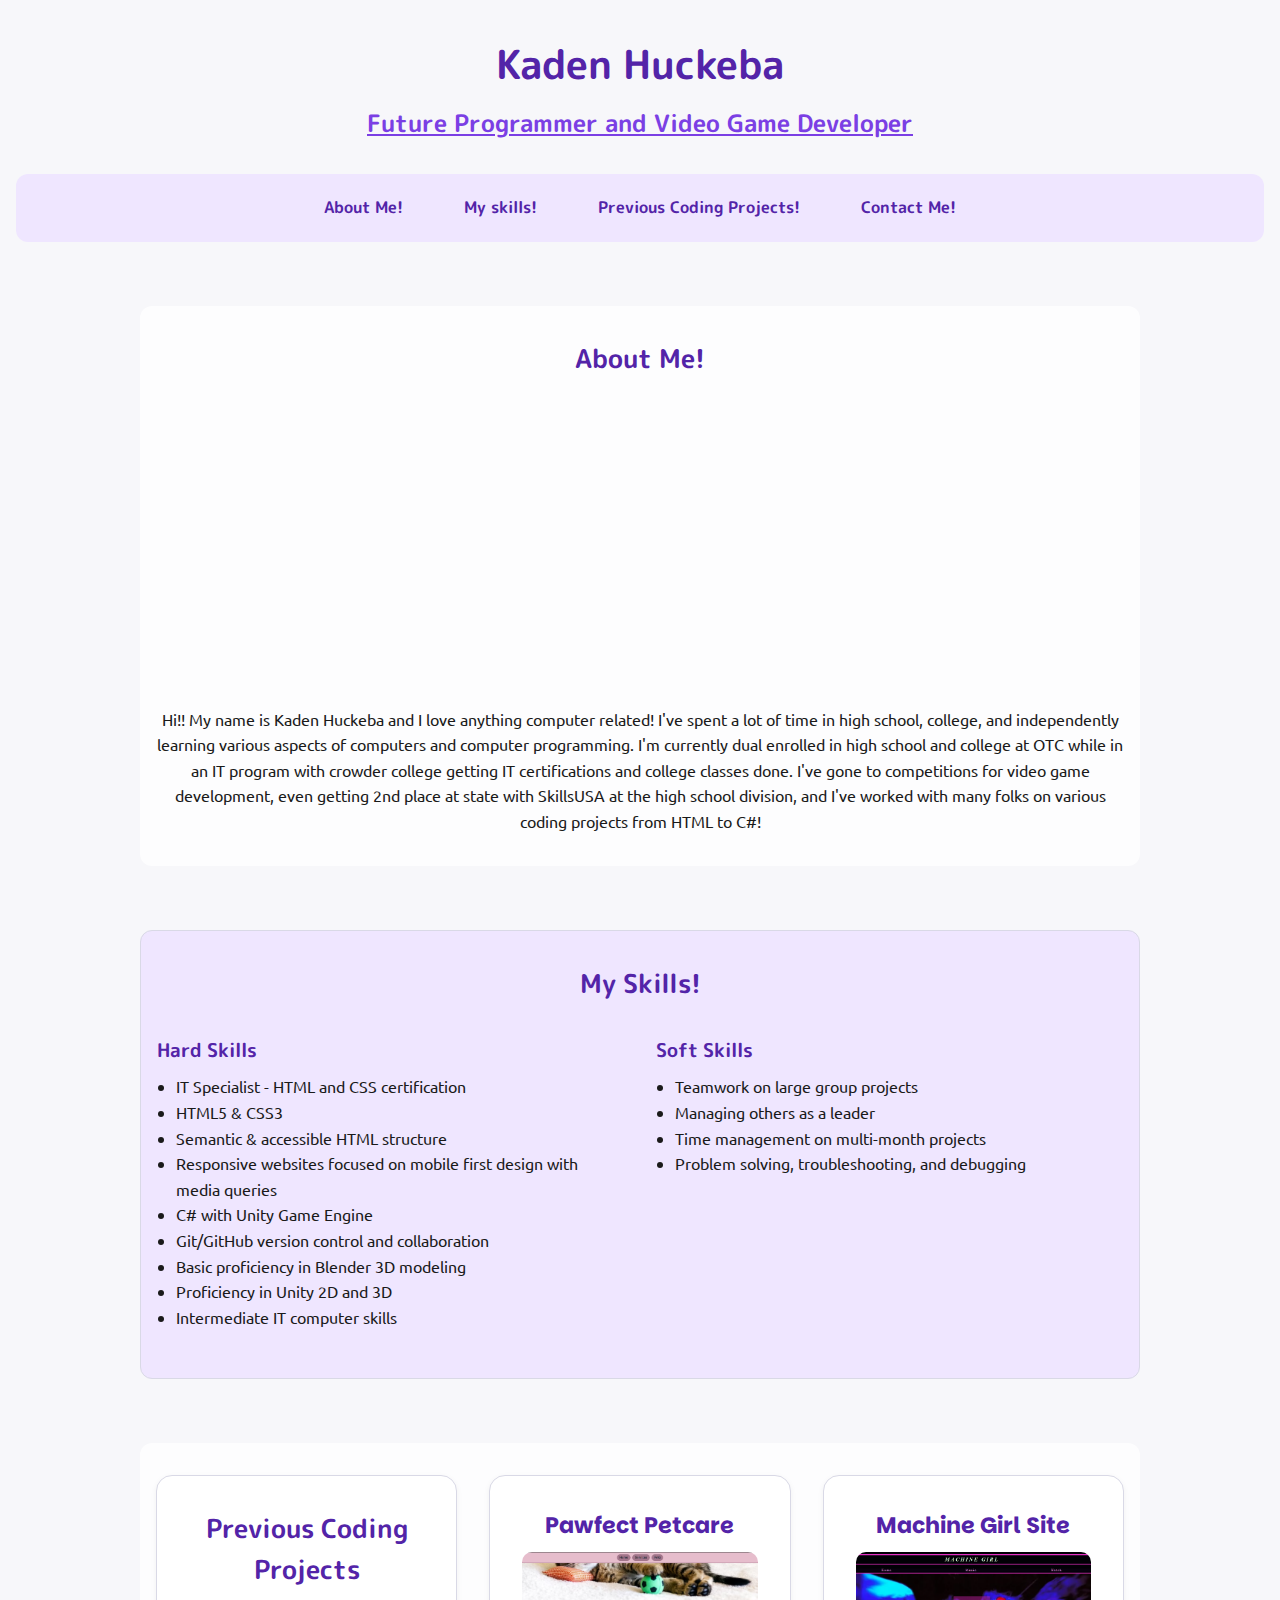
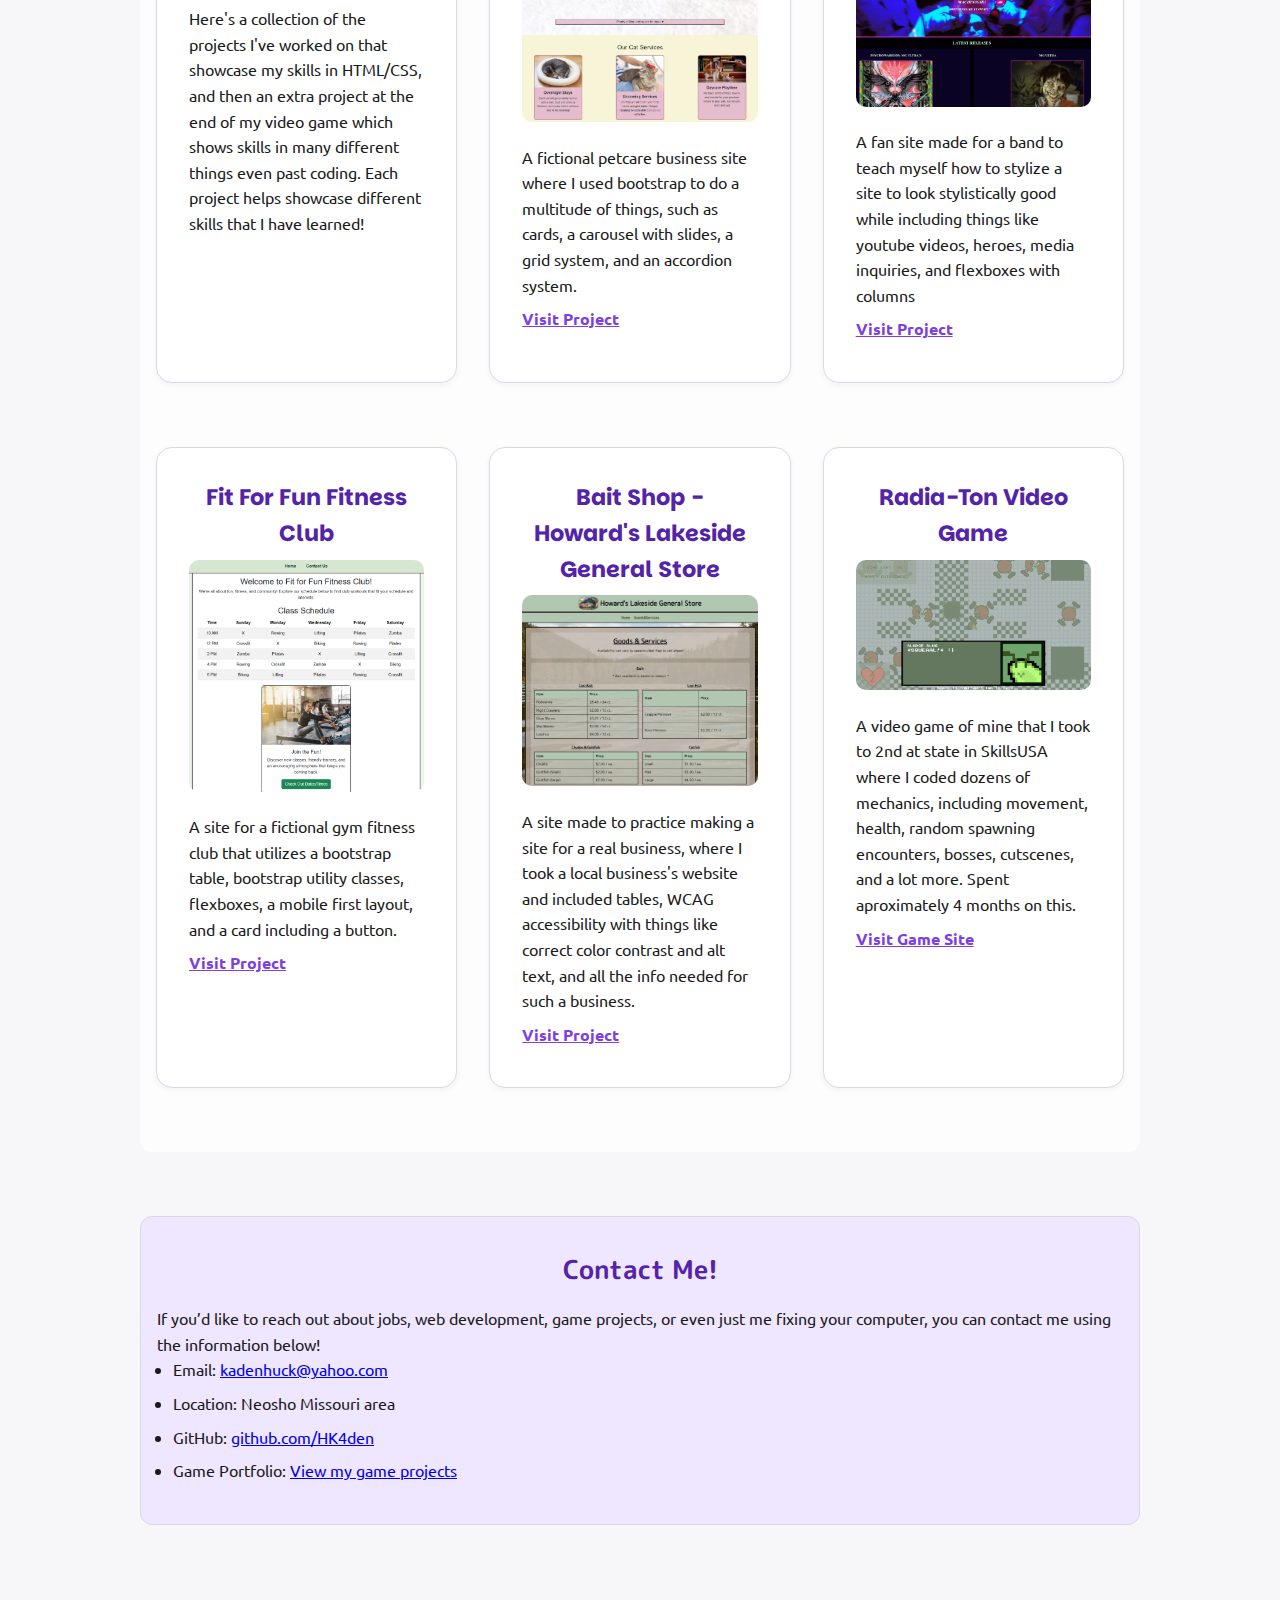
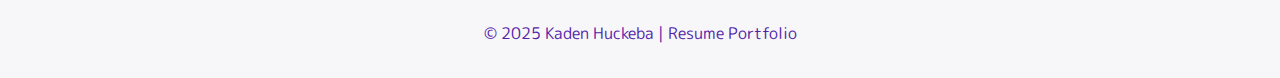
<file: index.html>
<!DOCTYPE html>
<!-- Name: Kaden Huckeba | Class: CIS 130 | Project: Final Resume Project -->
<html lang="en">

<head>
    <meta charset="UTF-8">
    <meta name="viewport" content="width=device-width, initial-scale=1.0">
    <meta name="description" content="A coding resume portfolio for Kaden Huckeba">
    <title>Resume Portfolio</title>
    <link rel="stylesheet" href="css/styles.css">
    <link rel="preconnect" href="https://fonts.googleapis.com">
    <link rel="preconnect" href="https://fonts.gstatic.com" crossorigin>
    <link
        href="https://fonts.googleapis.com/css2?family=M+PLUS+Rounded+1c&family=Parkinsans:wght@300..800&family=Sevillana&family=Ubuntu:ital,wght@0,300;0,400;0,500;0,700;1,300;1,400;1,500;1,700&family=Yrsa:ital,wght@0,300..700;1,300..700&display=swap"
        rel="stylesheet">
</head>

<body>

    <header>
        <h1>Kaden Huckeba</h1>
        <h2>Future Programmer and Video Game Developer</h2>
    </header>

    <nav>
        <a href="#about">About Me!</a>
        <a href="#skills">My skills!</a>
        <a href="#projects">Previous Coding Projects!</a>
        <a href="#contact">Contact Me!</a>
    </nav>

    <main>
        <section id="about"> <!--the about mee-->
            <h2>About Me!</h2>
            <img src="images/kadence.jpg" alt="A picture of Kaden Huckeba in a selfie" fetchpriority="high">
            <p>Hi!! My name is Kaden Huckeba and I love anything computer related! I've spent a lot of time in high
                school, college, and independently learning various aspects of computers and computer programming. I'm
                currently dual enrolled in
                high school and college at OTC while in an IT program with crowder college getting IT certifications
                and college classes done. I've gone to competitions for video game development, even getting 2nd place
                at state with SkillsUSA at the high school division, and I've worked with many folks on various coding
                projects from HTML to C#!</p>
        </section>

        <section id="skills"> <!--skills I got-->
            <h2>My Skills!</h2>

            <div class="skills-columns">
                <div class="skills-column">
                    <h3>Hard Skills</h3>
                    <ul>
                        <li>IT Specialist - HTML and CSS certification</li>
                        <li>HTML5 &amp; CSS3</li>
                        <li>Semantic &amp; accessible HTML structure</li>
                        <li>Responsive websites focused on mobile first design with media queries</li>
                        <li>C# with Unity Game Engine</li>
                        <li>Git/GitHub version control and collaboration</li>
                        <li>Basic proficiency in Blender 3D modeling</li>
                        <li>Proficiency in Unity 2D and 3D</li>
                        <li>Intermediate IT computer skills</li>
                    </ul>
                </div>

                <div class="skills-column">
                    <h3>Soft Skills</h3>
                    <ul>
                        <li>Teamwork on large group projects</li>
                        <li>Managing others as a leader</li>
                        <li>Time management on multi-month projects</li>
                        <li>Problem solving, troubleshooting, and debugging</li>
                    </ul>
                </div>
            </div>
        </section>

        <section id="projects"> <!--coding projects of mine-->
            <article class="projectarticles intro-article">
                <h2>Previous Coding Projects</h2>
                <p>Here's a collection of the projects I've worked on that showcase my skills in HTML/CSS, and then an
                    extra project at the end of my video game which shows skills in many different things even past
                    coding. Each project helps showcase different skills that I have learned!</p>
            </article>
            <article class="projectarticles">
                <h3>Pawfect Petcare</h3>
                <img src="images/pets.png" alt="The website for pawfect petcare" fetchpriority="low">
                <!--I put priority on these pictures due to them likely being off screen when loading and because the SEO was saying there was issues with how much stuff had to be loaded which is fixed now!-->
                <p>A fictional petcare business site where I used bootstrap to do a multitude of things, such as cards,
                    a carousel with slides, a grid system, and an accordion system.</p>
                <p><a href="webprojects/pawfect-pet-care/" target="_blank">Visit Project</a></p>
            </article>

            <article class="projectarticles">
                <h3>Machine Girl Site</h3>
                <img src="images/music.png" alt="The website for the music project" fetchpriority="low">
                <p>A fan site made for a band to teach myself how to stylize a site to look stylistically good while
                    including things like youtube videos, heroes, media inquiries, and flexboxes with columns</p>
                <p><a href="webprojects/music-artist/" target="_blank">Visit Project</a></p>
            </article>

            <article class="projectarticles">
                <h3>Fit For Fun Fitness Club</h3>
                <img src="images/fitness.png" alt="The website for the fit for fun fitness club project"
                    fetchpriority="low">
                <p>A site for a fictional gym fitness club that utilizes a bootstrap table, bootstrap utility classes,
                    flexboxes, a mobile first layout, and a card including a button.</p>
                <p><a href="webprojects/Fit-for-Fitness/" target="_blank">Visit Project</a></p>
            </article>

            <article class="projectarticles">
                <h3>Bait Shop - Howard's Lakeside General Store</h3>
                <img src="images/fish.png" alt="The website for the bait shop project" fetchpriority="low">
                <p>A site made to practice making a site for a real business, where I took a local business's website
                    and included tables, WCAG accessibility with things like correct color contrast and alt text, and
                    all the info needed for such a business.</p>
                <p><a href="webprojects/baitshop/" target="_blank">Visit Project</a></p>
            </article>

            <article class="projectarticles">
                <h3>Radia-Ton Video Game</h3>
                <img src="images/radia.png" alt="A picture from the game Radia-Ton during a dialogue cutscene"
                    fetchpriority="low">
                <p>A video game of mine that I took to 2nd at state in SkillsUSA where I coded dozens of mechanics,
                    including movement, health, random spawning encounters, bosses, cutscenes, and a lot more. Spent
                    aproximately 4 months on this.</p>
                <p><a href="https://hkaden.itch.io/radiaton" target="_blank">Visit Game Site</a></p>
            </article>
        </section>

        <section id="contact"> <!--contact stuff-->
            <h2>Contact Me!</h2>
            <p>If you’d like to reach out about jobs, web development, game projects, or even just me fixing your
                computer,
                you can contact me using the information below!</p>
            <ul>
                <li>
                    Email:
                    <a href="mailto:kadenhuck@yahoo.com">kadenhuck@yahoo.com</a>
                </li>
                <li>
                    Location: Neosho Missouri area
                </li>
                <li>
                    GitHub:
                    <a href="https://github.com/HK4den">github.com/HK4den</a>
                </li>
                <li>
                    Game Portfolio:
                    <a href="https://hkaden.itch.io/">View my game projects</a>
                </li>
            </ul>
        </section>

    </main>

    <footer>
        <p>&copy; 2025 Kaden Huckeba | Resume Portfolio</p>
    </footer>
</body>

</html>
</file>
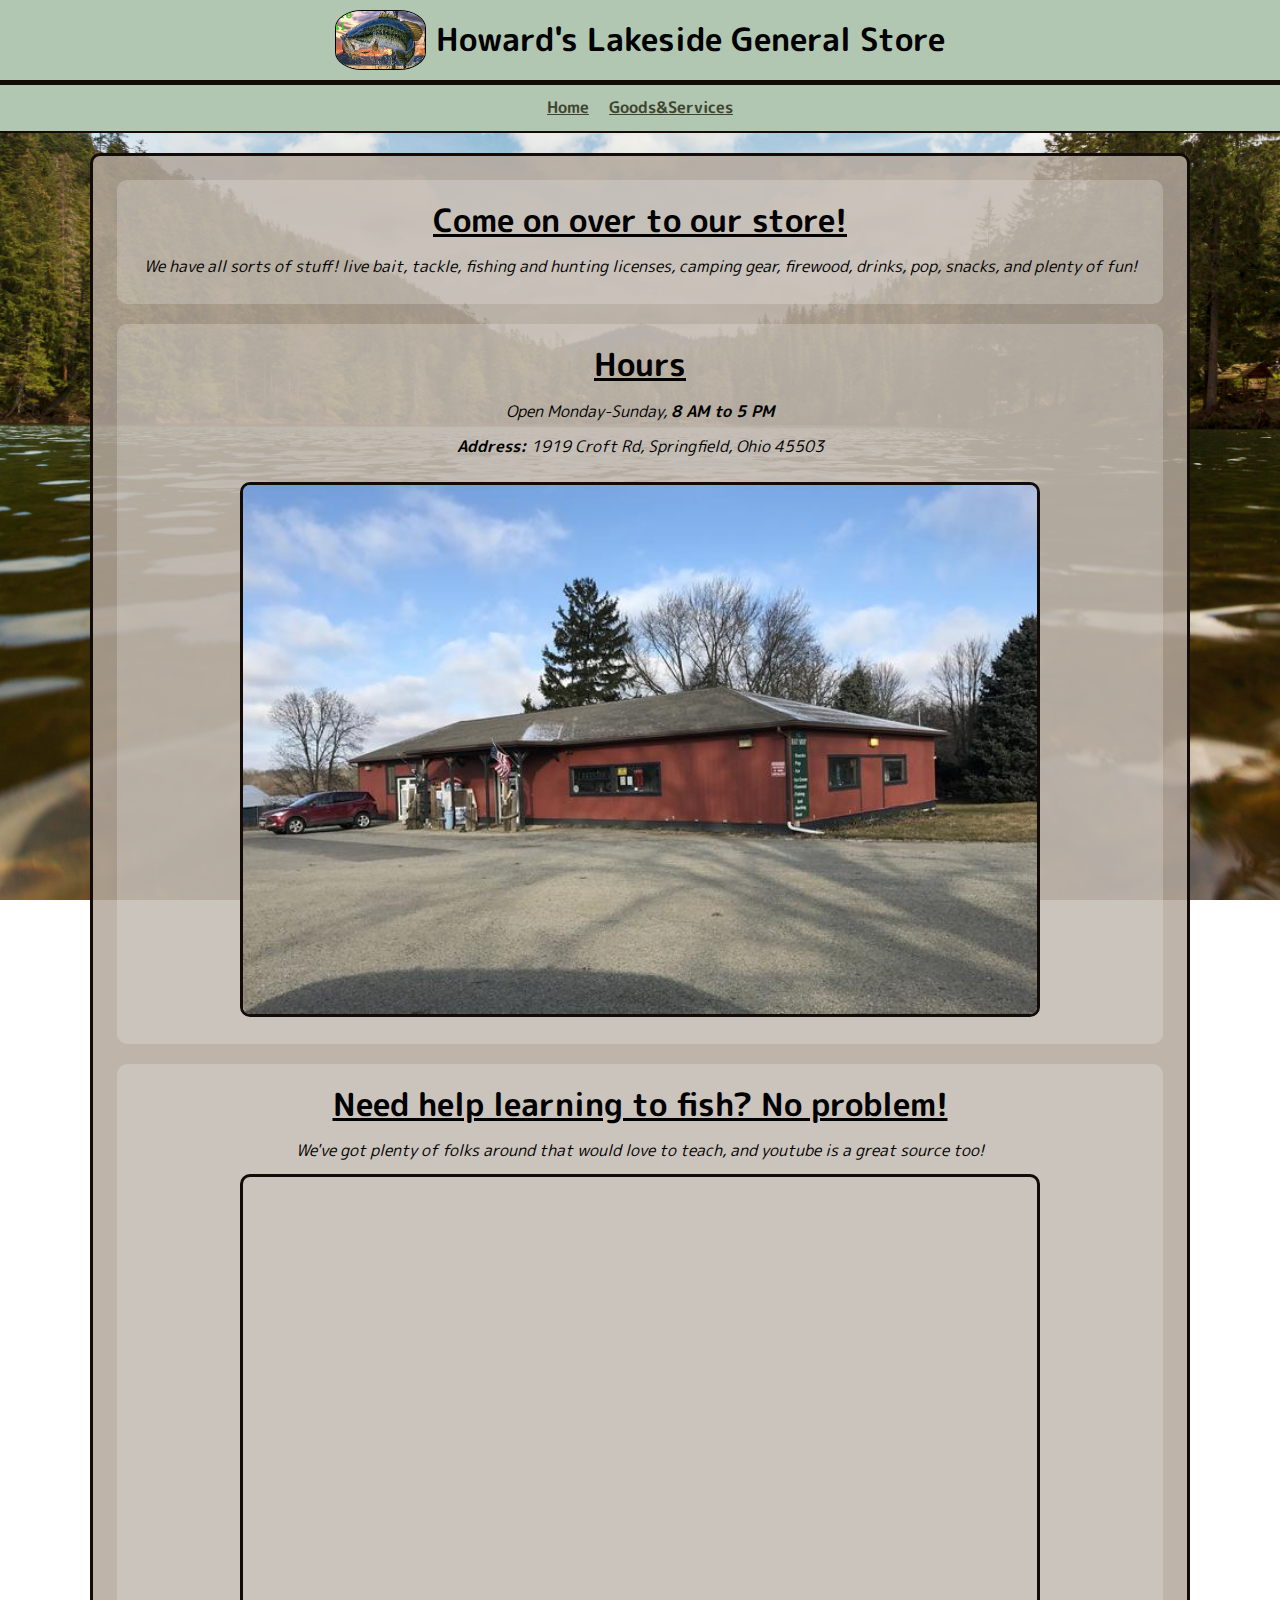
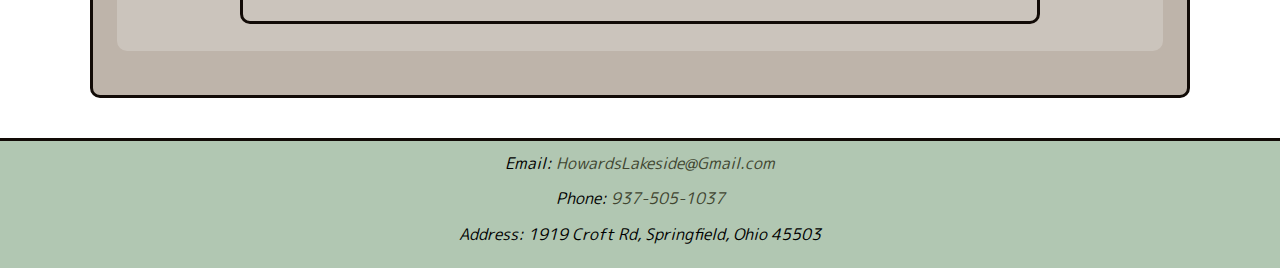
<file: webprojects/baitshop/index.html>
<!DOCTYPE html>
<html lang="en">

<head>
    <meta charset="UTF-8">
    <meta name="viewport" content="width=device-width, initial-scale=1.0">
    <title>HLGS Main</title>
    <link rel="stylesheet" href="style.css">
    <link rel="preconnect" href="https://fonts.googleapis.com">
    <link rel="preconnect" href="https://fonts.gstatic.com" crossorigin>
    <link
        href="https://fonts.googleapis.com/css2?family=M+PLUS+Rounded+1c&family=Parkinsans:wght@300..800&family=Ubuntu:ital,wght@0,300;0,400;0,500;0,700;1,300;1,400;1,500;1,700&display=swap"
        rel="stylesheet">
</head>

<body>
    <header class="header">
        <img src="images/hlogo.png" alt="Howard's Lakeside General Store logo" class="logo">
        <h1>Howard's Lakeside General Store</h1>
    </header>

    <nav class="navbar">
        <a href="index.html" aria-current="page">Home</a>
        <a href="goods.html">Goods&amp;Services</a>
    </nav>

    <main class="main-content">
        <section class="welcome">
            <h2>Come on over to our store!</h2>
            <p>We have all sorts of stuff! live bait, tackle, fishing and hunting licenses, camping gear, firewood,
                drinks, pop, snacks, and plenty of fun!</p>
        </section>

        <section class="hours">
            <h2>Hours</h2>
            <p>Open Monday-Sunday, <strong>8 AM to 5 PM</strong></p>
            <p><strong>Address:</strong> 1919 Croft Rd, Springfield, Ohio 45503</p>
            <img src="images/store.png" alt="Front of Howard's Lakeside General Store" class="store-photo">
        </section>

        <section class="video">
            <h2>Need help learning to fish? No problem!</h2>
            <p>We've got plenty of folks around that would love to teach, and youtube is a great source too!</p>
            <div class="video-wrap">
                <iframe src="https://www.youtube.com/embed/mZSIvpKVA4c?si=9PhhlpAnTKr-F4K2" title="YouTube video player"
                    allow="accelerometer; autoplay; clipboard-write; encrypted-media; gyroscope; picture-in-picture; web-share"
                    allowfullscreen></iframe>
            </div>
        </section>

    </main>

    <footer class="footer">
        <p>Email: <a href="mailto:HowardsLakeside@Gmail.com">HowardsLakeside@Gmail.com</a></p>
        <!--I kinda forgot about mailto til now and I dont even know if mailto is like still a thing that works with anything cause a web dev friend I talked to about it at the beginning of the year said its kinda pointless nowadays but I did it anyways!! Clicking it does nothing for me though-->
        <p>Phone: <a href="tel:9375051037">937-505-1037</a></p> <!--Same with the phone number-->
        <p>Address: 1919 Croft Rd, Springfield, Ohio 45503</p>
    </footer>
</body>

</html>
</file>
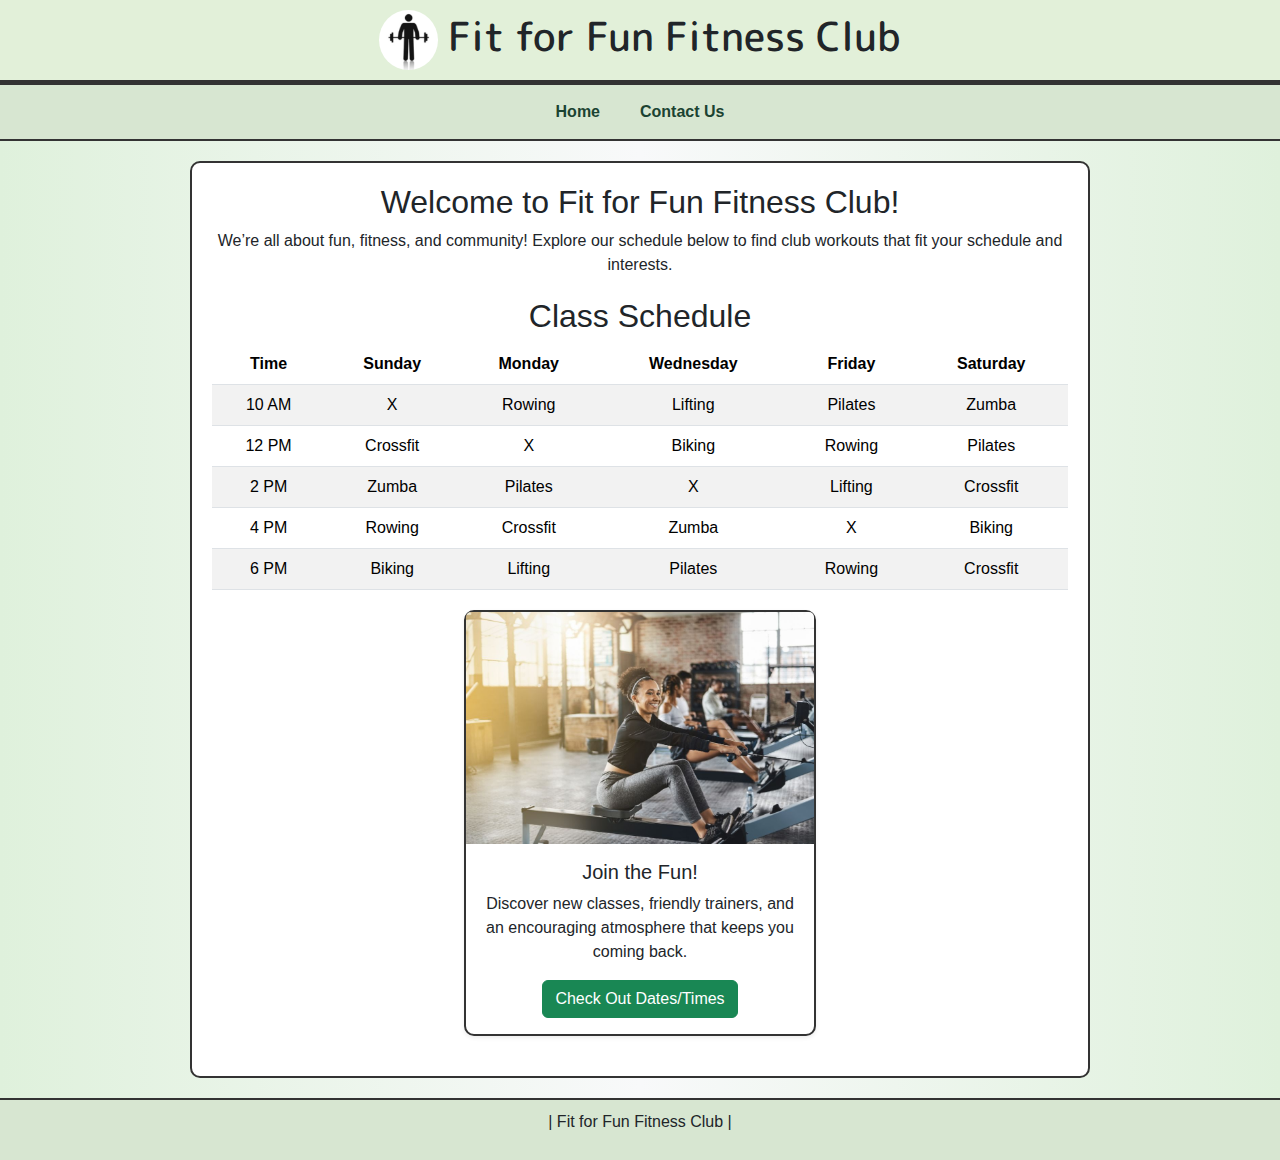
<file: webprojects/Fit-for-Fitness/index.html>
<!DOCTYPE html>
<html lang="en">

<head>
    <!--Name: Kaden Huckeba-->
    <meta charset="UTF-8">
    <meta name="viewport" content="width=device-width, initial-scale=1.0">
    <title>Main Page - Fit for Fitness</title>
    <link href="https://cdn.jsdelivr.net/npm/bootstrap@5.3.3/dist/css/bootstrap.min.css" rel="stylesheet">
    <link rel="stylesheet" href="styles.css">
    <link rel="preconnect" href="https://fonts.googleapis.com">
    <link rel="preconnect" href="https://fonts.gstatic.com" crossorigin>
    <link
        href="https://fonts.googleapis.com/css2?family=M+PLUS+Rounded+1c&family=Parkinsans:wght@300..800&family=Sevillana&family=Ubuntu:ital,wght@0,300;0,400;0,500;0,700;1,300;1,400;1,500;1,700&display=swap"
        rel="stylesheet">
</head>

<body>

    <header class="header m-plus-rounded-1c-regular">
        <img src="images/logo.png" alt="Fit for Fun Fitness Club logo" class="logo">
        <h1>Fit for Fun Fitness Club</h1>
    </header>

    <nav class="navbar">
        <a href="index.html" aria-current="page">Home</a>
        <a href="contactus.html">Contact Us</a>
    </nav>

    <main class="main-content container">
        <section class="welcome">
            <h2>Welcome to Fit for Fun Fitness Club!</h2>
            <p>
                We’re all about fun, fitness, and community! Explore our schedule below to find club workouts that fit
                your schedule and interests.
            </p>
        </section>

        <section class="schedule">
            <h2>Class Schedule</h2>
            <table class="table table-striped text-center">
                <thead>
                    <tr>
                        <th>Time</th>
                        <th>Sunday</th>
                        <th>Monday</th>
                        <th>Wednesday</th>
                        <th>Friday</th>
                        <th>Saturday</th>
                    </tr>
                </thead>
                <tbody>
                    <tr>
                        <td>10 AM</td>
                        <td>X</td>
                        <td>Rowing</td>
                        <td>Lifting</td>
                        <td>Pilates</td>
                        <td>Zumba</td>
                    </tr>
                    <tr>
                        <td>12 PM</td>
                        <td>Crossfit</td>
                        <td>X</td>
                        <td>Biking</td>
                        <td>Rowing</td>
                        <td>Pilates</td>
                    </tr>
                    <tr>
                        <td>2 PM</td>
                        <td>Zumba</td>
                        <td>Pilates</td>
                        <td>X</td>
                        <td>Lifting</td>
                        <td>Crossfit</td>
                    </tr>
                    <tr>
                        <td>4 PM</td>
                        <td>Rowing</td>
                        <td>Crossfit</td>
                        <td>Zumba</td>
                        <td>X</td>
                        <td>Biking</td>
                    </tr>
                    <tr>
                        <td>6 PM</td>
                        <td>Biking</td>
                        <td>Lifting</td>
                        <td>Pilates</td>
                        <td>Rowing</td>
                        <td>Crossfit</td>
                    </tr>
                </tbody>
            </table>
        </section>

        <section class="card-section">
            <div class="card shadow-sm mx-auto" style="max-width: 22rem;">
                <img src="images/gym.jpg" class="card-img-top" alt="People exercising in a gym">
                <div class="card-body text-center">
                    <h5 class="card-title">Join the Fun!</h5>
                    <p class="card-text">
                        Discover new classes, friendly trainers, and an encouraging atmosphere that keeps you coming
                        back.
                    </p>
                    <a href="#" class="btn btn-success">Check Out Dates/Times</a>
                </div>
            </div>
        </section>
    </main>
    <footer class="footer">
        <p>| Fit for Fun Fitness Club |</p>
    </footer>

</body>

</html>
</file>
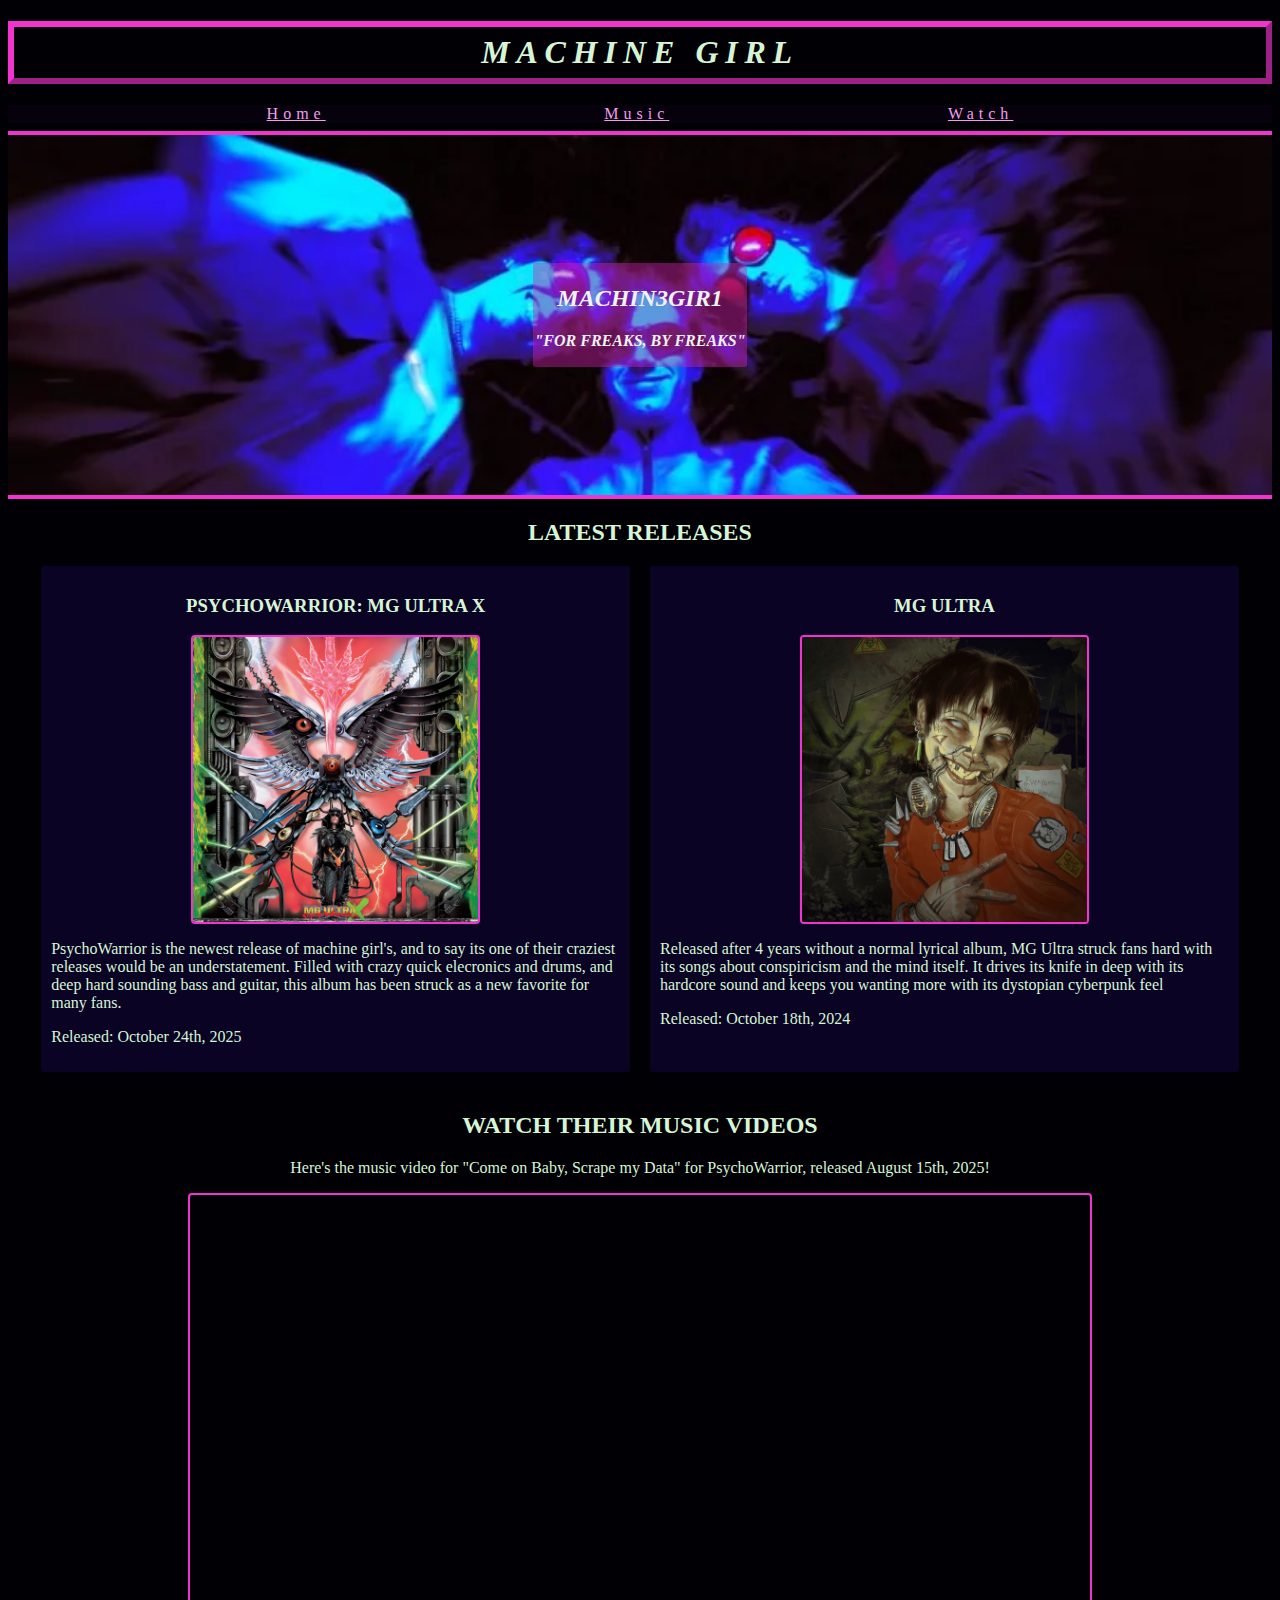
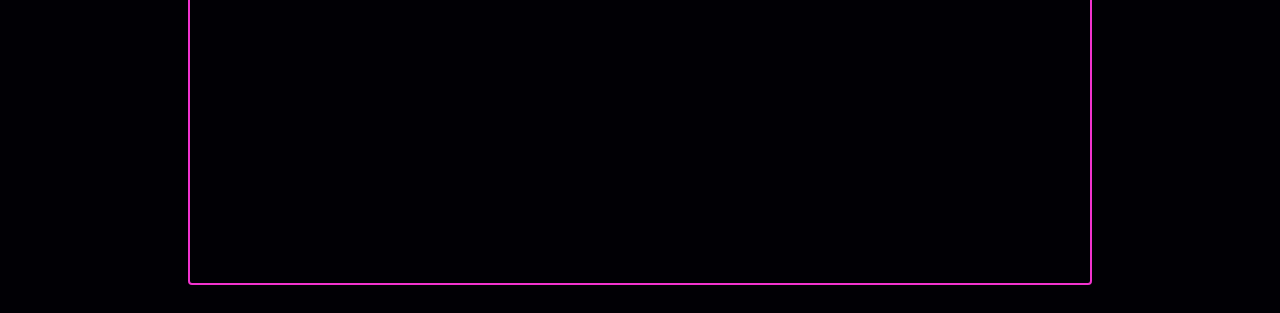
<file: webprojects/music-artist/index.html>
<!DOCTYPE html>
<html lang="en">

<head>
    <meta charset="UTF-8">
    <meta name="viewport" content="width=device-width, initial-scale=1.0">
    <title>Machine Girl</title>
    <link rel="stylesheet" href="style.css">
    <!--Kaden Huckeba 10/27-->
</head>

<body>
    <nav>
        <h1>MACHINE GIRL</h1>
        <div class="navlist">
            <a href="#home">Home</a>
            <a href="#music">Music</a>
            <a href="#watch">Watch</a>
        </div>
    </nav>

    <section id="home" class="hero">
        <div class="herotext">
            <h2>MACHIN3GIR1</h2>
            <p>"FOR FREAKS, BY FREAKS"</p>
        </div>
    </section>

    <section id="music">
        <h2>LATEST RELEASES</h2>

        <div class="album-s">
            <div class="album">
                <h3>PSYCHOWARRIOR: MG ULTRA X</h3>
                <img src="images/PsychoWarrior.jpg" alt="PsychoWarrior: MG ULTRA X album art">
                <p>PsychoWarrior is the newest release of machine girl's, and to say its one of their craziest releases
                    would be an understatement. Filled with crazy quick elecronics and drums, and deep hard sounding
                    bass and guitar, this album has been struck as a new favorite for many fans.</p>
                <p>Released: October 24th, 2025</p>
            </div>


            <div class="album">
                <h3>MG ULTRA</h3>
                <img src="images/MgUltra.jpg" alt="MG ULTRA album art">
                <p>Released after 4 years without a normal lyrical album, MG Ultra struck fans hard with its songs about
                    conspiricism and the mind itself. It drives its knife in deep with its hardcore sound and keeps you
                    wanting more with its dystopian cyberpunk feel</p>
                <p>Released: October 18th, 2024</p>
            </div>
        </div>
    </section>

    <section id="watch">
        <h2>WATCH THEIR MUSIC VIDEOS</h2>
        <p>Here's the music video for "Come on Baby, Scrape my Data" for PsychoWarrior, released August 15th, 2025!</p>
        <div class="video">
            <iframe src="https://www.youtube.com/embed/ESZ_O0_anJU?start=50&autoplay=1&mute=1" title="Scrape My Data"
                allow="autoplay; clipboard-write; picture-in-picture; web-share"
                referrerpolicy="strict-origin-when-cross-origin" allowfullscreen>
            </iframe>
        </div>
    </section>

</body>

</html>
</file>
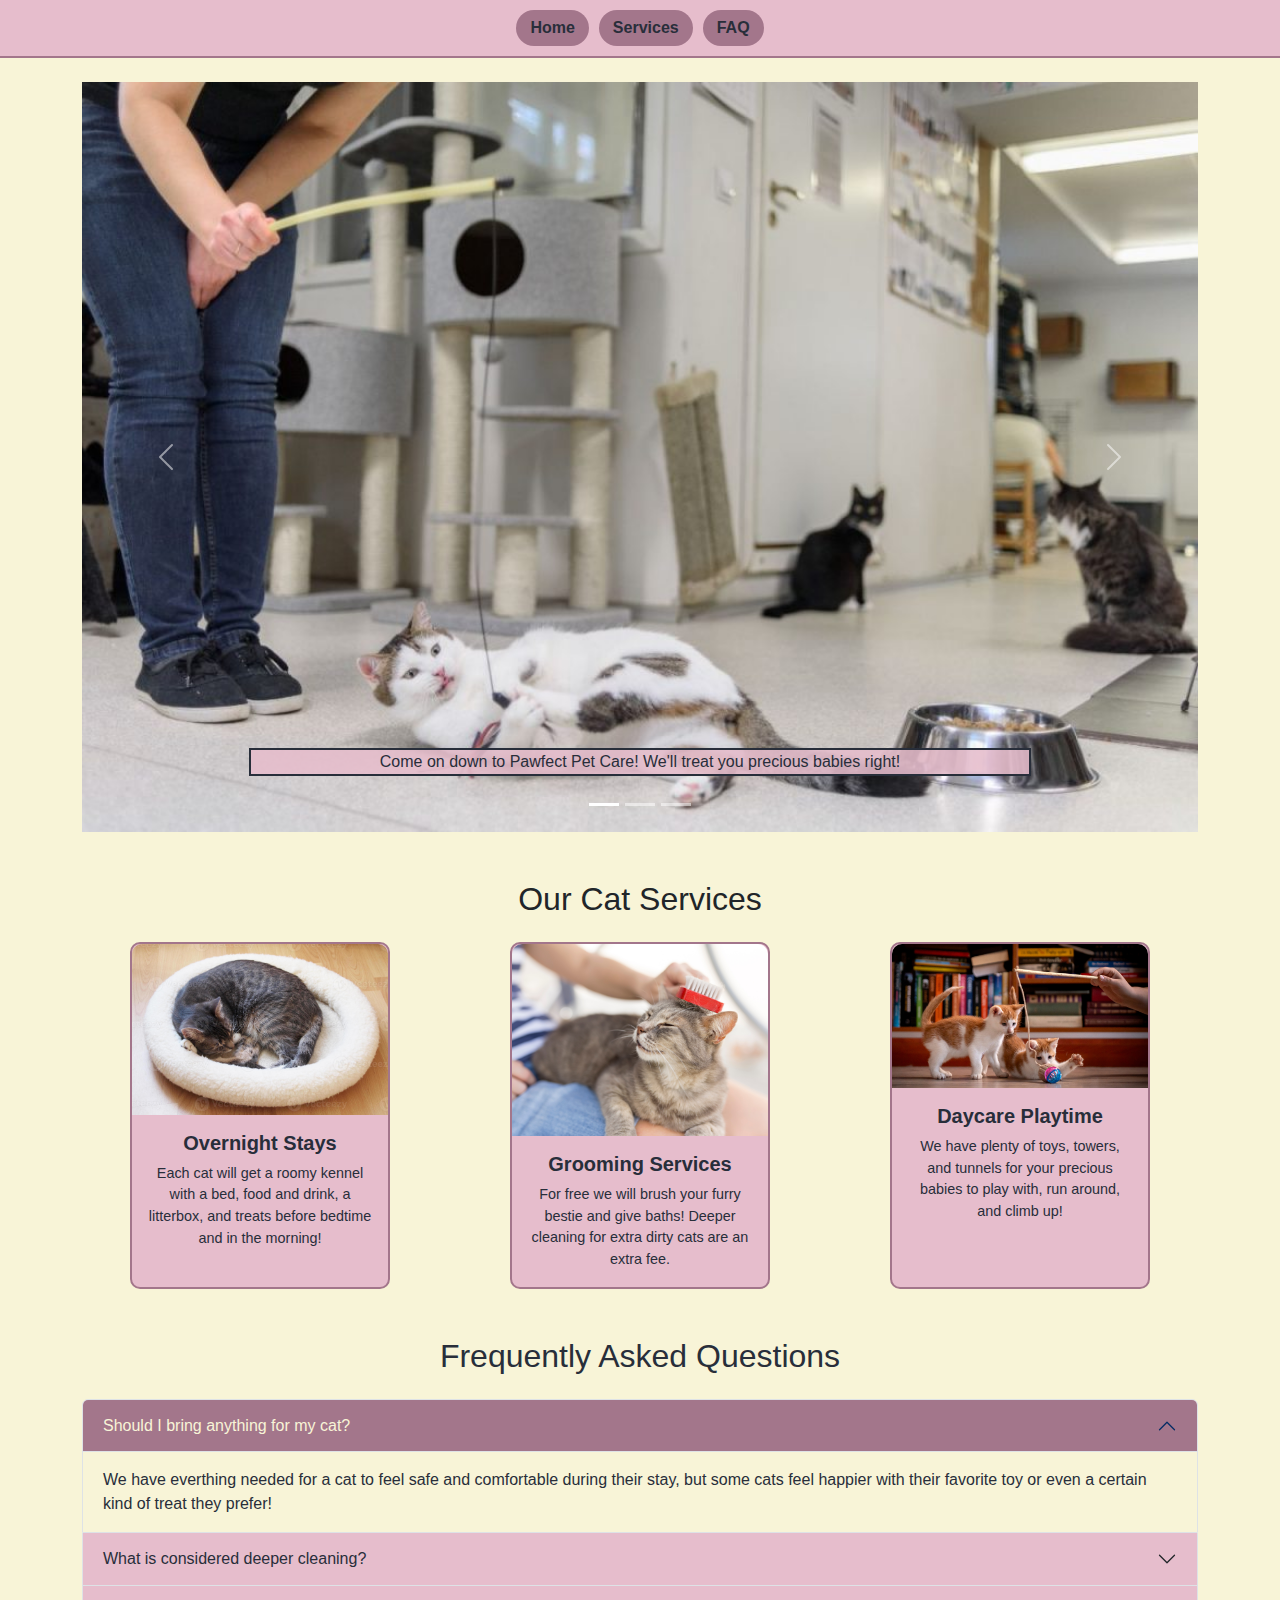
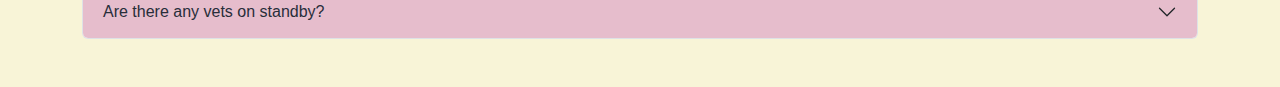
<file: webprojects/pawfect-pet-care/index.html>
<!DOCTYPE html>
<html lang="en">

<head>
    <!--Kaden Huckeba-->
    <meta charset="UTF-8">
    <meta name="viewport" content="width=device-width, initial-scale=1.0">
    <title>Pawfect Pet Care</title>
    <link href="https://cdn.jsdelivr.net/npm/bootstrap@5.3.3/dist/css/bootstrap.min.css" rel="stylesheet">
    <link rel="stylesheet" href="styles.css">
</head>

<body>

    <!--Nav stuff will go here-->

    <nav class="main-nav">
        <a href="#home" class="nav-link-circlebox">Home</a>
        <a href="#services" class="nav-link-circlebox">Services</a>
        <a href="#faq" class="nav-link-circlebox">FAQ</a>
    </nav>

    <!--Then the carosel-->

    <section id="home" class="container my-4">

        <div id="petCarousel" class="carousel slide" data-bs-ride="carousel">

            <!-- Indicators (little dots) -->
            <div class="carousel-indicators">
                <button type="button" data-bs-target="#petCarousel" data-bs-slide-to="0" class="active"></button>
                <button type="button" data-bs-target="#petCarousel" data-bs-slide-to="1"></button>
                <button type="button" data-bs-target="#petCarousel" data-bs-slide-to="2"></button>
            </div>

            <!-- Slides -->
            <div class="carousel-inner">

                <!-- Slide 1 -->
                <div class="carousel-item active">
                    <img src="images/catdcare1.jpg" class="d-block w-100" alt="lorem ipsum">
                    <div class="carousel-caption d-none d-md-block">
                        <p>Come on down to Pawfect Pet Care! We'll treat you precious babies right!</p>
                    </div>
                </div>

                <!--Slide 2-->
                <div class="carousel-item">
                    <img src="images/catdcare2.jpg" class="d-block w-100" alt="lorem ipsum">
                    <div class="carousel-caption d-none d-md-block">
                        <p>Free cleaning and treats as long as they stay at the daycare!</p>
                    </div>
                </div>

                <!-- Slide 3-->
                <div class="carousel-item">
                    <img src="images/catdcare3.png" class="d-block w-100" alt="lorem ipsum">
                    <div class="carousel-caption d-none d-md-block">
                        <p>Plenty of time and space for naps &hearts;</p>
                    </div>
                </div>

            </div>

            <!-- The arrows idk -->
            <button class="carousel-control-prev" type="button" data-bs-target="#petCarousel" data-bs-slide="prev">
                <span class="carousel-control-prev-icon"></span>
            </button>

            <button class="carousel-control-next" type="button" data-bs-target="#petCarousel" data-bs-slide="next">
                <span class="carousel-control-next-icon"></span>
            </button>

        </div>

    </section>


    <!--Cards section next-->

    <section id="services" class="container my-5">
        <h2 class="text-center mb-4">Our Cat Services</h2>

        <div class="row g-4 justify-content-center">

            <!-- Card 1 – Overnight Stays -->
            <div class="col-12 col-md-4 d-flex justify-content-center">
                <div class="card service-card text-center">
                    <img src="images/curledcat.jpg" class="card-img-top" alt="Cat sleeping curled up in a bed">
                    <div class="card-body">
                        <h5 class="card-title">Overnight Stays</h5>
                        <p class="card-text">Each cat will get a roomy kennel with a bed, food and drink, a litterbox,
                            and treats before bedtime and in the morning! </p>
                    </div>
                </div>
            </div>

            <!-- Card 2 – Grooming Services -->
            <div class="col-12 col-md-4 d-flex justify-content-center">
                <div class="card service-card text-center">
                    <img src="images/catbrush.jpeg" class="card-img-top" alt="Cat being brushed">
                    <div class="card-body">
                        <h5 class="card-title">Grooming Services</h5>
                        <p class="card-text">For free we will brush your furry bestie and give baths! Deeper cleaning
                            for extra dirty cats are an extra fee.</p>
                    </div>
                </div>
            </div>

            <!-- Card 3 – Daycare Playtime -->
            <div class="col-12 col-md-4 d-flex justify-content-center">
                <div class="card service-card text-center">
                    <img src="images/cattoy.jpg" class="card-img-top"
                        alt="Cats playing together with a bell ball on a string">
                    <div class="card-body">
                        <h5 class="card-title">Daycare Playtime</h5>
                        <p class="card-text">We have plenty of toys, towers, and tunnels for your precious babies to
                            play with, run around, and climb up!</p>
                    </div>
                </div>
            </div>
        </div>
    </section>

    <!--Then finally the accordion FAQ stuff-->

    <section id="faq" class="container my-5">
        <h2 class="text-center mb-4">Frequently Asked Questions</h2>

        <div class="accordion" id="faqAccordion">

            <!-- FAQ 1 -->
            <div class="accordion-item">
                <h2 class="accordion-header" id="headingOne">
                    <button class="accordion-button" type="button" data-bs-toggle="collapse"
                        data-bs-target="#collapseOne" aria-expanded="true" aria-controls="collapseOne">
                        Should I bring anything for my cat?
                    </button>
                </h2>
                <div id="collapseOne" class="accordion-collapse collapse show" data-bs-parent="#faqAccordion">
                    <div class="accordion-body">
                        We have everthing needed for a cat to feel safe and comfortable during their stay, but some cats
                        feel happier with their favorite toy or even a certain kind of treat they prefer!
                    </div>
                </div>
            </div>

            <!-- FAQ 2 -->
            <div class="accordion-item">
                <h2 class="accordion-header" id="headingTwo">
                    <button class="accordion-button collapsed" type="button" data-bs-toggle="collapse"
                        data-bs-target="#collapseTwo" aria-expanded="false" aria-controls="collapseTwo">
                        What is considered deeper cleaning?
                    </button>
                </h2>
                <div id="collapseTwo" class="accordion-collapse collapse" data-bs-parent="#faqAccordion">
                    <div class="accordion-body">
                        We consider deeper cleaning to mean anything that involves more than just a brush or a light
                        bath, such as needing to cut matted hair, needing multiple soaps and baths, and using something
                        like flea treatment.
                    </div>
                </div>
            </div>

            <!-- FAQ 3 -->
            <div class="accordion-item">
                <h2 class="accordion-header" id="headingThree">
                    <button class="accordion-button collapsed" type="button" data-bs-toggle="collapse"
                        data-bs-target="#collapseThree" aria-expanded="false" aria-controls="collapseThree">
                        Are there any vets on standby?
                    </button>
                </h2>
                <div id="collapseThree" class="accordion-collapse collapse" data-bs-parent="#faqAccordion">
                    <div class="accordion-body">
                        We always have at minimum one vet in case of any pet accidents or emergencies!
                    </div>
                </div>
            </div>

        </div>
    </section>

    <!--Ignore this its just for more bootstrap stuftf (for myself and my mind so its not a distraction, it isnt to actually be ignored lol)-->
    <script src="https://cdn.jsdelivr.net/npm/bootstrap@5.3.3/dist/js/bootstrap.bundle.min.js"></script>
</body>

</html>
</file>
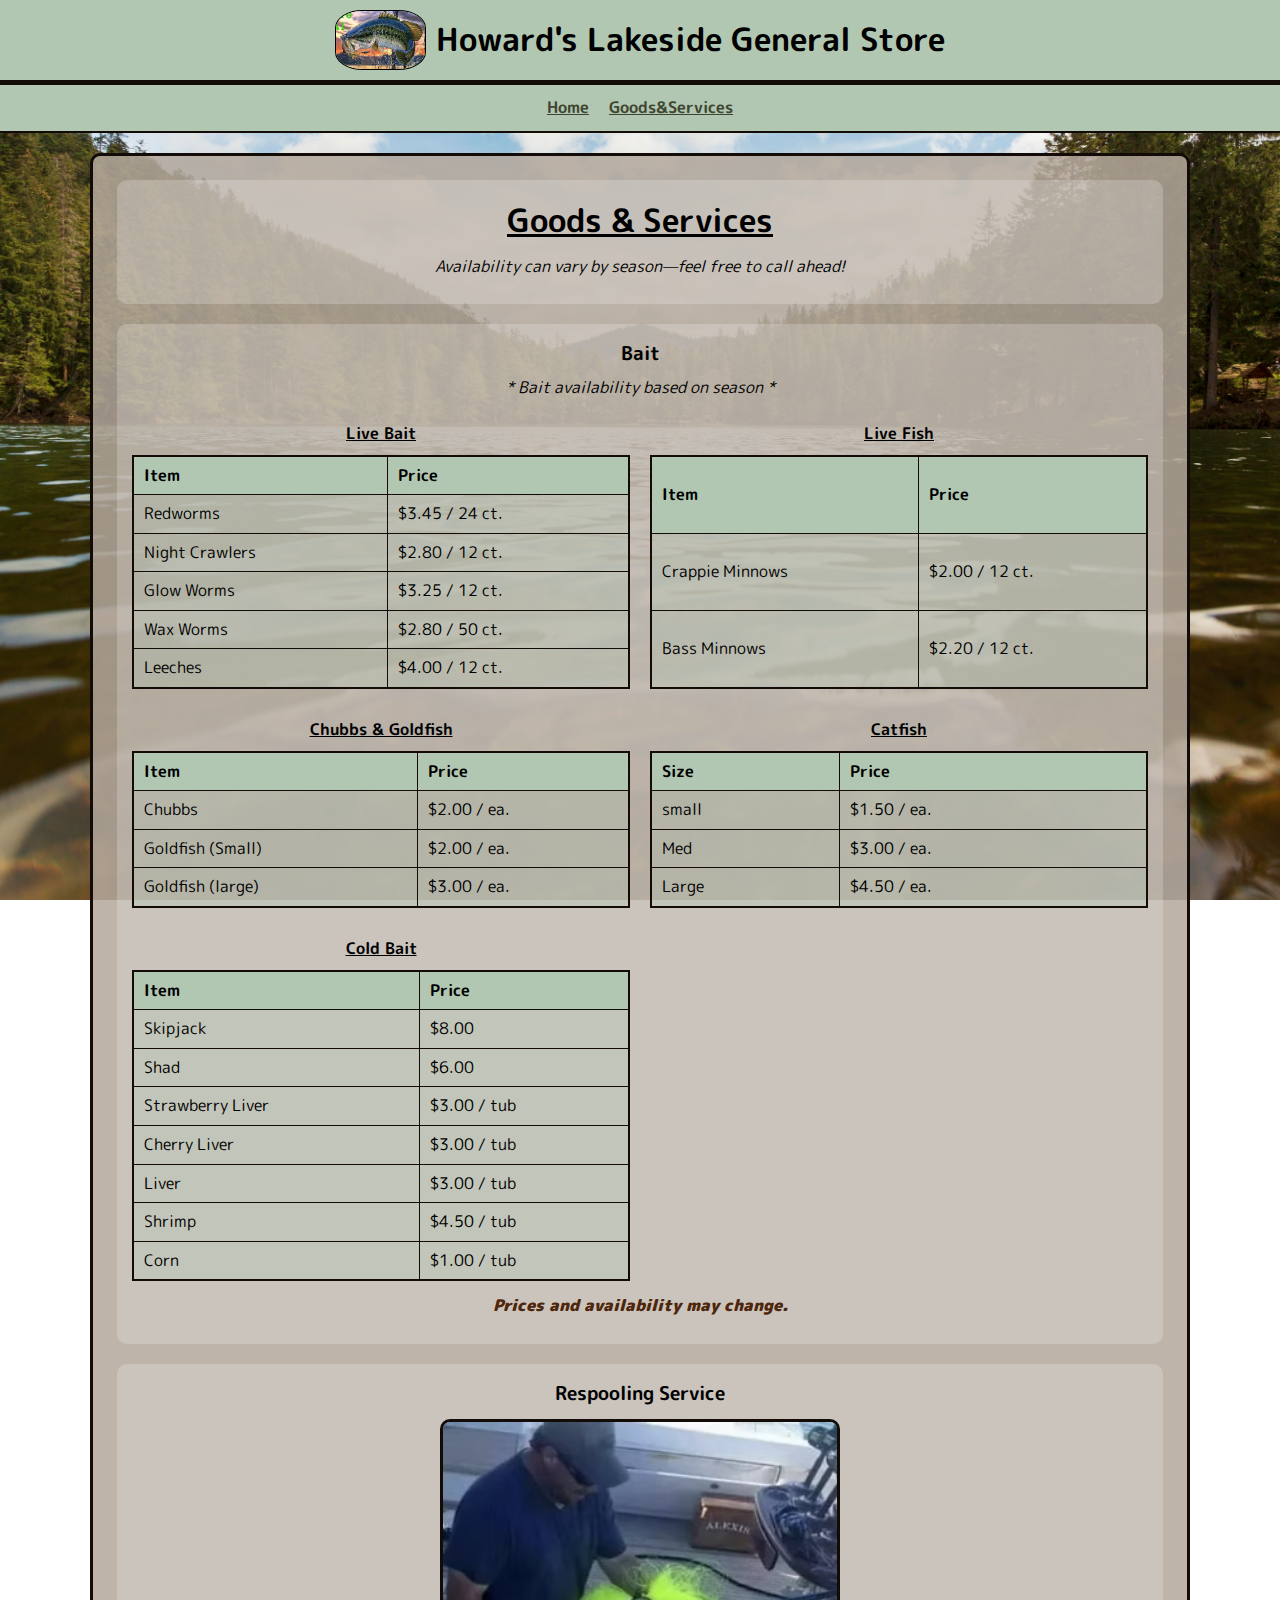
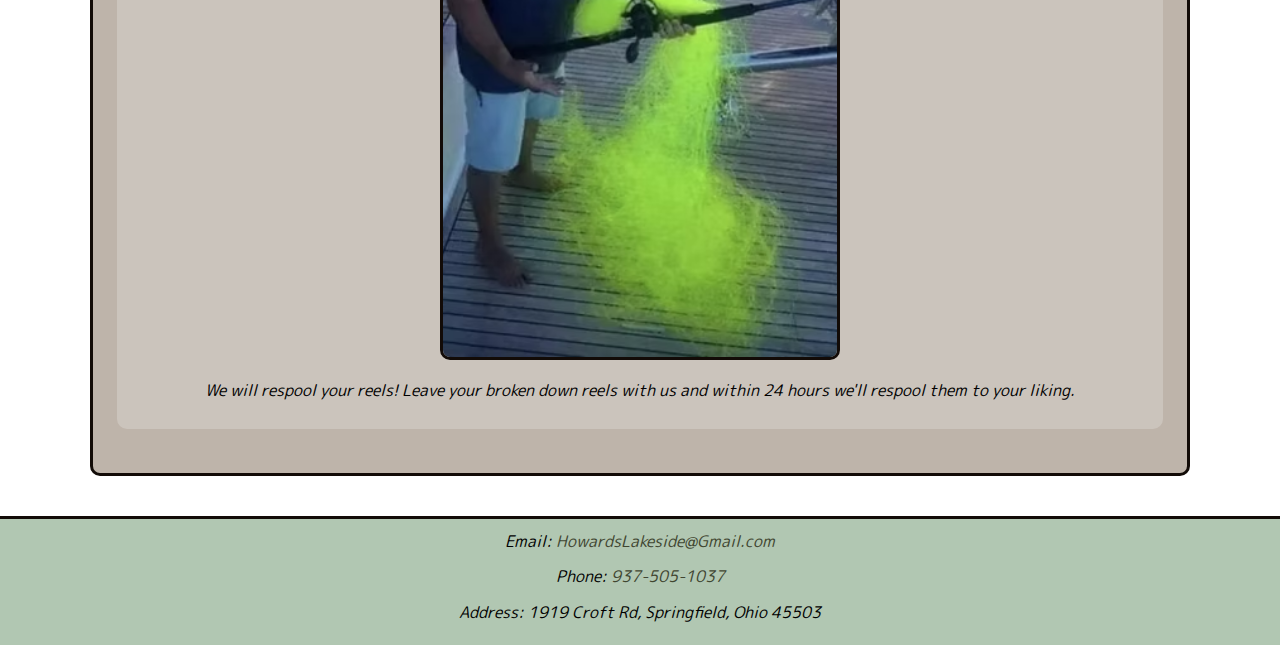
<file: webprojects/baitshop/goods.html>
<!DOCTYPE html>
<html lang="en">

<head>
  <meta charset="UTF-8">
  <meta name="viewport" content="width=device-width, initial-scale=1.0">
  <title>HLGS Goods&Services</title>
  <link rel="stylesheet" href="style.css">
  <link rel="preconnect" href="https://fonts.googleapis.com">
  <link rel="preconnect" href="https://fonts.gstatic.com" crossorigin>
  <link
    href="https://fonts.googleapis.com/css2?family=M+PLUS+Rounded+1c&family=Parkinsans:wght@300..800&family=Ubuntu:ital,wght@0,300;0,400;0,500;0,700;1,300;1,400;1,500;1,700&display=swap"
    rel="stylesheet">
</head>

<body>
  <header class="header">
    <img src="images/hlogo.png" alt="Howard's Lakeside General Store logo" class="logo">
    <h1>Howard's Lakeside General Store</h1>
  </header>

  <nav class="navbar">
    <a href="index.html">Home</a>
    <a href="goods.html" aria-current="page">Goods&amp;Services</a>
  </nav>

  <main class="main-content">
    <section class="welcome">
      <h2>Goods &amp; Services</h2>
      <p>Availability can vary by season—feel free to call ahead!</p>
    </section>

    <section class="goods-section">
      <h3>Bait</h3>
      <p class="note">* Bait availability based on season *</p>

      <div class="table-wrap">
        <table>
          <caption>Live Bait</caption>
          <tr><th>Item</th><th>Price</th></tr>
          <tr><td>Redworms</td><td>$3.45 / 24 ct.</td></tr>
          <tr><td>Night Crawlers</td><td>$2.80 / 12 ct.</td></tr>
          <tr><td>Glow Worms</td><td>$3.25 / 12 ct.</td></tr>
          <tr><td>Wax Worms</td><td>$2.80 / 50 ct.</td></tr>
          <tr><td>Leeches</td><td>$4.00 / 12 ct.</td></tr>
        </table>

        <table>
          <caption>Live Fish</caption>
          <tr><th>Item</th><th>Price</th></tr>
          <tr><td>Crappie Minnows</td><td>$2.00 / 12 ct.</td></tr>
          <tr><td>Bass Minnows</td><td>$2.20 / 12 ct.</td></tr>
        </table>

        <table>
          <caption>Chubbs &amp; Goldfish</caption>
          <tr><th>Item</th><th>Price</th></tr>
          <tr><td>Chubbs</td><td>$2.00 / ea.</td></tr>
          <tr><td>Goldfish (Small)</td><td>$2.00 / ea.</td></tr>
          <tr><td>Goldfish (large)</td><td>$3.00 / ea.</td></tr>
        </table>

        <table>
          <caption>Catfish</caption>
          <tr><th>Size</th><th>Price</th></tr>
          <tr><td>small</td><td>$1.50 / ea.</td></tr>
          <tr><td>Med</td><td>$3.00 / ea.</td></tr>
          <tr><td>Large</td><td>$4.50 / ea.</td></tr>
        </table>

        <table>
          <caption>Cold Bait</caption>
          <tr><th>Item</th><th>Price</th></tr>
          <tr><td>Skipjack</td><td>$8.00</td></tr>
          <tr><td>Shad</td><td>$6.00</td></tr>
          <tr><td>Strawberry Liver</td><td>$3.00 / tub</td></tr>
          <tr><td>Cherry Liver</td><td>$3.00 / tub</td></tr>
          <tr><td>Liver</td><td>$3.00 / tub</td></tr>
          <tr><td>Shrimp</td><td>$4.50 / tub</td></tr>
          <tr><td>Corn</td><td>$1.00 / tub</td></tr>
        </table>
      </div>


     <!--I hate tables i forgot how annoying they were qwq theres probably still issues with the table and like the text but i tried my best to fix them but im so tiredd-->
      <p class="disclaimer"><strong>Prices and availability may change.</strong></p>
    </section>

    <section class="goods-section">
      <h3>Respooling Service</h3>
      <img src="images/spool.avif" alt="Guy with a lot of tangled up neon colored spool" class="spool-photo">
      <p>We will respool your reels! Leave your broken down reels with us and within 24 hours we'll respool them to your liking.</p>
    </section>

  </main>

  <footer class="footer">
    <p>Email: <a href="mailto:HowardsLakeside@Gmail.com">HowardsLakeside@Gmail.com</a></p>
    <!--I kinda forgot about mailto til now and I dont even know if mailto is like still a thing that works with anything cause an estonian web dev friend I talked to about it at the beginning of the year said its kinda pointless nowadays but I did it anyways!! Clicking it does nothing for me though so maybe shes right lol-->
    <p>Phone: <a href="tel:9375051037">937-505-1037</a></p> <!--Same with the phone number-->
    <p>Address: 1919 Croft Rd, Springfield, Ohio 45503</p>
  </footer>
</body>

</html>
</file>
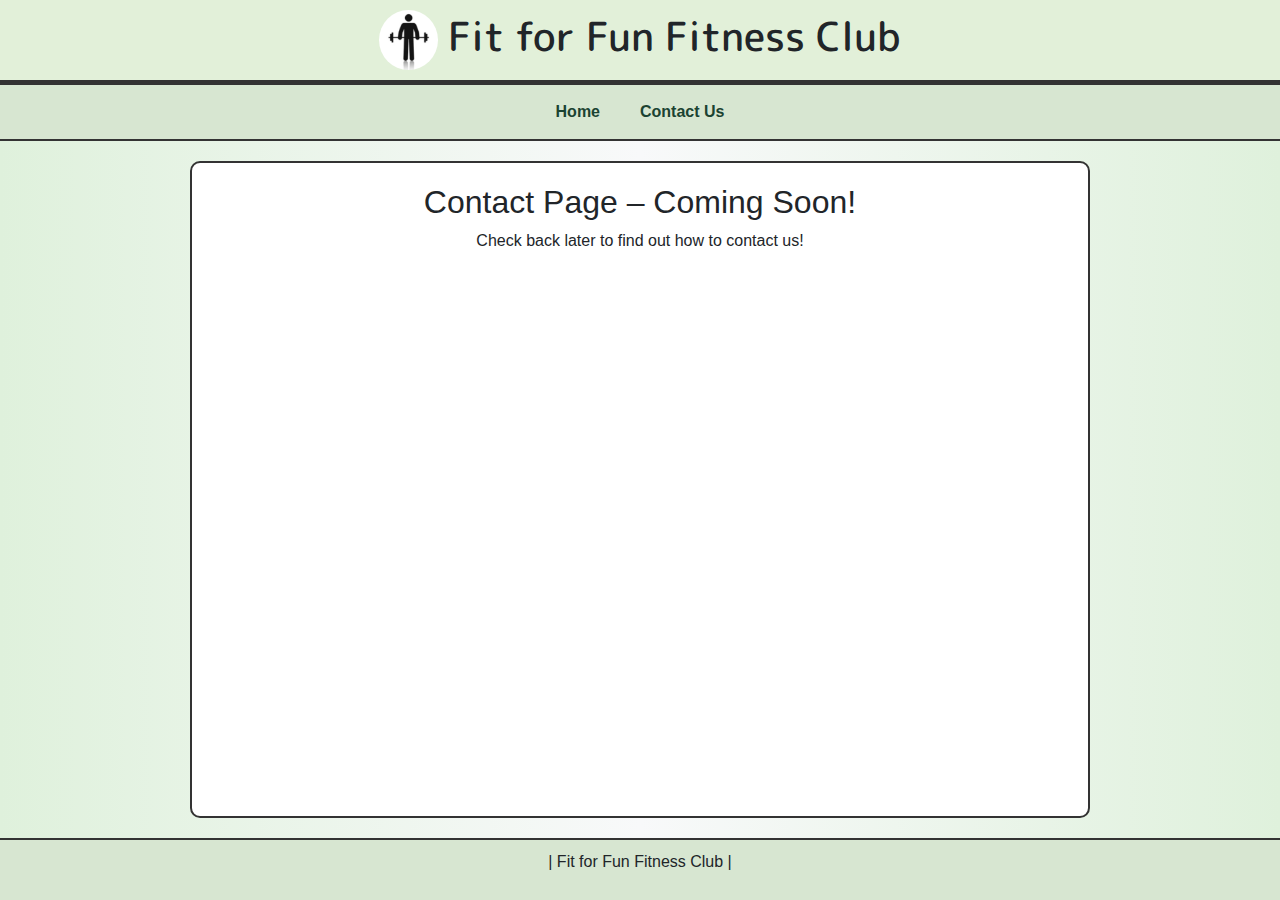
<file: webprojects/Fit-for-Fitness/contactus.html>
<!DOCTYPE html>
<html lang="en">

<head>
    <!--Name: Kaden Huckeba-->
    <meta charset="UTF-8">
    <meta name="viewport" content="width=device-width, initial-scale=1.0">
    <title>Main Page - Fit for Fitness</title>
    <link href="https://cdn.jsdelivr.net/npm/bootstrap@5.3.3/dist/css/bootstrap.min.css" rel="stylesheet">
    <link rel="stylesheet" href="styles.css">
    <link rel="preconnect" href="https://fonts.googleapis.com">
    <link rel="preconnect" href="https://fonts.gstatic.com" crossorigin>
    <link
        href="https://fonts.googleapis.com/css2?family=M+PLUS+Rounded+1c&family=Parkinsans:wght@300..800&family=Sevillana&family=Ubuntu:ital,wght@0,300;0,400;0,500;0,700;1,300;1,400;1,500;1,700&display=swap"
        rel="stylesheet">
</head>

<body>

    <header class="header m-plus-rounded-1c-regular">
        <img src="images/logo.png" alt="Fit for Fun Fitness Club logo" class="logo">
        <h1>Fit for Fun Fitness Club</h1>
    </header>

    <nav class="navbar">
        <a href="index.html">Home</a>
        <a href="contactus.html" aria-current="page">Contact Us</a>
    </nav>

    <main class="main-content container text-center">
        <h2>Contact Page – Coming Soon!</h2>
        <p>Check back later to find out how to contact us!</p>
    </main>

    <footer class="footer">
        <p>| Fit for Fun Fitness Club |</p>
    </footer>

</body>

</html>
</file>
<file: css/styles.css>
/* CSS that affects the whole page */

.m-plus-rounded-1c-regular {
    font-family: "M PLUS Rounded 1c", sans-serif;
    font-weight: 400;
    font-style: normal;
}

* {
    margin: 0;
    padding: 0;
    box-sizing: border-box;
}

html {
    scroll-behavior: smooth;
}

body {
    font-family: "Ubuntu", sans-serif;
    background-color: #f7f7fa;
    color: #1a1a1a;
    line-height: 1.6;
    padding: 0 1rem;
}

a:hover,
a:focus-visible {
    background-color: #e0ceff;
    border-radius: 6px;
    transition: background-color 0.15s ease, color 0.15s ease;
}

/* Colors that go all over and other variables for sizes */

:root {
    --accent: #7b3fe4;
    --accent-dark: #5324a8;
    --accent-light: #efe6ff;
    --bg: #f7f7fa;
    --card-bg: #ffffff;
    --text: #1a1a1a;
    --border: #d9d9e6;

    --space-s: 0.5rem;
    --space-m: 1rem;
    --space-l: 2rem;
    --space-xl: 4rem;
}

/* CSS affecting the header*/

header {
    text-align: center;
    padding: var(--space-l) var(--space-m) var(--space-l);
}

header h1 {
    font-family: "M PLUS Rounded 1c", sans-serif;
    font-size: 2rem;
    color: var(--accent-dark);
    margin-bottom: var(--space-s);
}

header h2 {
    font-family: "M PLUS Rounded 1c", sans-serif;
    font-size: 1.2rem;
    color: var(--accent);
    text-decoration: underline;
}

/* CSS affecting the nav*/

nav {
    display: flex;
    flex-direction: column;
    align-items: center;
    justify-content: center;
    gap: var(--space-s);
    background-color: var(--accent-light);
    padding: var(--space-m);
    border-radius: 12px;
    margin: 0 auto var(--space-xl);
    max-width: 480px;
}



nav a {
    text-decoration: none;
    color: var(--accent-dark);
    font-family: "M PLUS Rounded 1c", sans-serif;
    font-weight: 600;
    padding: 0.3rem 0.9rem;
    border-radius: 1000px;
    text-align: center;
}


nav a:hover {
    color: var(--accent);
    text-decoration: underline;
}


/* CSS affecting the main*/

main {
    max-width: 1000px;
    margin: auto;
}

section {
    margin-bottom: var(--space-xl);
    padding: var(--space-l) var(--space-m);
    border-radius: 12px;
}

/* Sections that are odd have diff backgroujnds */
section:nth-of-type(odd) {
    background-color: #ffffffbe;
}

/* Sections that are even have diff backgrounds */
section:nth-of-type(even) {
    background-color: var(--accent-light);
    border: 1px solid var(--border);
}

section h2 {
    font-family: "M PLUS Rounded 1c", sans-serif;
    font-size: 1.6rem;
    color: var(--accent-dark);
    margin-bottom: var(--space-m);
    text-align: center;
}

/* CSS affecting the about me*/

#about img {
    width: 100%;
    max-width: 280px;
    display: block;
    margin: var(--space-m) auto;
    border-radius: 12px;
    opacity: 0;
    animation: fadeIn 2s forwards;
}

@keyframes fadeIn {
    to {
        opacity: 1;
    }
}

/* CSS affecting the skills area*/

#skills h3 {
    font-family: "M PLUS Rounded 1c", sans-serif;
    margin-top: var(--space-m);
    margin-bottom: var(--space-s);
    color: var(--accent-dark);
}

#skills ul {
    margin-left: 1.2rem;
    margin-bottom: var(--space-m);
}

.skills-columns {
    display: flex;
    flex-direction: column;
    gap: var(--space-l);
}

.skills-column ul {
    margin-left: 1.2rem;
    margin-bottom: var(--space-m);
}

/* CSS affecting the articles/projects*/

.projectarticles {
    background-color: var(--card-bg);
    border: 1px solid var(--border);
    border-radius: 16px;
    padding: var(--space-m);
    margin-bottom: var(--space-l);
    box-shadow: 0 2px 6px rgba(0, 0, 0, 0.05);
    transition: transform 0.15s ease, box-shadow 0.15s ease;
}

.projectarticles:hover {
    transform: translateY(-4px);
    box-shadow: 0 6px 18px rgba(0, 0, 0, 0.12);
}

.projectarticles img {
    width: 100%;
    border-radius: 10px;
    margin-bottom: var(--space-m);
}

.projectarticles h3 {
    font-family: "Parkinsans", sans-serif;
    font-size: 1.4rem;
    color: var(--accent-dark);
    margin-bottom: var(--space-s);
    text-align: center;
}

.projectarticles p {
    margin-bottom: var(--space-s);
}

.projectarticles a {
    font-weight: bold;
    color: var(--accent);
}

.projectarticles a:hover {
    color: var(--accent-dark);
}

/* CSS affecting the contact me*/

#contact ul {
    margin-left: 1rem;
}

#contact li {
    margin-bottom: var(--space-s);
}

/* CSS affecting the footer*/

footer {
    text-align: center;
    padding: var(--space-l) 0;
    color: var(--accent-dark);
    font-family: "M PLUS Rounded 1c", sans-serif;
}

/* CSS media queries for different resolutioned screens*/
/* Requirements says 3 layouts are to be accounted for and because the site is made with mobile prioritized i believe i just need 2 media queries*/

/* Tablet */
@media (min-width: 768px) {
    nav {
        flex-direction: row;
        gap: var(--space-l);
        padding: var(--space-m) var(--space-l);
        max-width: none;
    }

    .projectarticles {
        padding: var(--space-l);
    }

    #projects {
        display: grid;
        grid-template-columns: repeat(2, 1fr);
        gap: var(--space-l);
    }
}

/* Desktop */
@media (min-width: 1024px) {
    #projects {
        grid-template-columns: repeat(3, 1fr);
    }

    header h1 {
        font-size: 2.5rem;
    }

    header h2 {
        font-size: 1.5rem;
    }

    nav {
        position: sticky;
        top: 0;
        z-index: 10;
    }

    #about {
        display: flex;
        flex-direction: column;
        align-items: center;
    }

    #about img {
        margin-bottom: var(--space-m);
    }

    #about p {
        text-align: center;
    }

    .skills-columns {
        flex-direction: row;
    }

    .skills-column {
        flex: 1;
    }

}
</file>
<file: webprojects/baitshop/style.css>
/* Box everythning!!!! */
* {
    margin: 0;
    padding: 0;
    box-sizing: border-box;
}

h2 {
    margin-bottom: 8px;
    font-size: 20pt;
    text-decoration: underline;
}

p {
    margin-bottom: 10px;
    font-style: oblique
}

/* Makes the background a pretty lake picture that covers it all and is fixed, and changes the height of the lines */
body {
    line-height: 1.6;
    background: url("images/lakewater.jpg") center fixed;
    background-size: cover;
}

/* Everything is this new font now */
html,
body {
    font-family: "M PLUS Rounded 1c", system-ui, -apple-system, "Segoe UI",
        Roboto, Ubuntu, "Noto Sans", Cantarell, Arial, sans-serif;
}

/* Makes the header a flexbox, has the stuff inside centered, gives a bg color, gives a bottom border, and gives a bit of padding + a gap */
.header {
    display: flex;
    align-items: center;
    justify-content: center;
    background-color: #b1c7b2;
    border-bottom: 3px solid #120b07;
    padding: 10px;
    gap: 10px;
}

/* Makes the logo small so it fits */
.logo {
    height: 60px;
    border-radius: 30%;
    border: .5pt solid black;
}

/* Stickies the nav, makes it flexbox, center justifies the stuff with top/bottom borders, gives a bg, and adds some padding + a big gap */
.navbar {
    position: sticky;
    top: 0;
    display: flex;
    justify-content: center;
    background-color: #b1c7b2;
    border-top: 2px solid #120b07;
    border-bottom: 2px solid #120b07;
    padding: 10px;
    gap: 20px;
}

/* Makes the links in the nav bold + cooler colors */
.navbar a {
    color: #404530;
    font-weight: bold;
}

/* Makes the links cooler colors when hovered */
.navbar a:hover {
    color: #59593b;
}

/* Makes the links cooler colors when selected */
.navbar a:visited {
    color: #4a422f;
}

/* Accessibility stuf for the nav links when selected with tab and prob accessibility tools, idk i dont have those tools to use it on it. */
.navbar a:focus {
    outline: 2px dashed #120b07;
    outline-offset: 3px;
}

/* Main content area */
.main-content {
    background-color: rgba(179, 167, 155, 0.856);
    margin: 20px auto;
    padding: 20px;
    border: 3px solid #120b07;
    width: 90%;
    max-width: 900px;
    border-radius: 10px;
}

/* Footer */
.footer {
    background-color: #b1c7b2;
    border-top: 3px solid #120b07;
    text-align: center;
    padding: 10px;
    margin-top: 40px;
}

/* Makes the links cooler colors in the footer */
.footer a {
    color: #404530;
    text-decoration: none;
}

/* Makes the links cooler colors when hovered */
.footer a:hover {
    color: #59593b;
}

/* Makes the links cooler colors when visited */
.footer a:visited {
    color: #4a422f;
}

/* Home sections */
.welcome,
.hours,
.video {
    margin-bottom: 20px;
    text-align: center;
}

/* Makes it fit a certain size and have a max size and gives margins that center it */
.video-wrap {
    width: 90%;
    max-width: 800px;
    margin: 0 auto 12px;
}

/* makes the display block, has it fit 100% inside of itself, aspect ratio stuff so its normal, has a border, and its rounded a bit! */
.video-wrap iframe {
    display: block;
    width: 100%;
    height: auto;
    aspect-ratio: 16 / 9;
    border: 3px solid #120b07;
    border-radius: 10px;
}

/* Makes the store's photo fit a certain size of the block, have a max width, have margins, a border, and a little rounded */
.store-photo {
    display: block;
    width: 90%;
    max-width: 800px;
    margin: 12px;
    border: 3px solid #120b07;
    border-radius: 10px;
}

/* New font yay */
.m-plus-rounded-1c-regular {
    font-family: "M PLUS Rounded 1c", sans-serif;
    font-weight: 400;
    font-style: normal;
}

/* Helps you tell the difference between each area with an outline kinda thingie and centers everything again in a flex column*/
.welcome,
.hours,
.video {
    background-color: rgba(255, 255, 255, 0.212);
    border-radius: 10px;
    padding: 15px;
    display: flex;
    flex-direction: column;
    align-items: center;
}

/* Tables for Goods & Services */
.table-wrap {
    display: flex;
    flex-direction: column;
    gap: 20px;
    width: 100%;
}

/* makes the captions for each bait table be bold, underlined, and have margins */
table {
    width: 100%;
    border-collapse: collapse;
    border: 2px solid #120b07;
    background-color: rgba(177, 199, 178, 0.3);
    border-radius: 8px;
}

/* Makes the caption above tables bold */
caption {
    font-weight: bold;
    margin: 8px 0;
    text-decoration: underline;
}

/* makes table heading and data have some padding, a border, and be left aligned */
th,
td {
    padding: 6px 10px;
    border: 1px solid #120b07;
    text-align: left;
}

/*  */
th {
    background-color: #b1c7b2;
}

/* Makes the little disclaimer under the tables have a margin and be brown with a bit more boldness */
.disclaimer {
    margin-top: 12px;
    color: #4d260c;
    font-weight: 700;
}

/* makes the little bait note be italic and have a bit of a margin to accentuate it. */
.note {
    font-style: italic;
    margin: 6px 0 12px;
}

/* Makes everything within this section be centered, gives it a bg color thats rounded, and gives the area padding and margins */
.goods-section {
    background-color: rgba(255, 255, 255, 0.212);
    border-radius: 10px;
    padding: 15px;
    margin-bottom: 20px;
    text-align: center;
}

/* Some stuff so the spool guy looks good */
.spool-photo {
    width: 90%;
    max-width: 400px;
    margin: 10px;
    border: 3px solid #120b07;
    border-radius: 10px;
}

/* Tablet size and above layout changes for like readability */
@media (min-width:720px) {

    /* Gives more space for the main content */
    .main-content {
        max-width: 1100px;
        padding: 24px;
    }

    /* Makes the tables wrap in two columns */
    .table-wrap {
        display: grid;
        grid-template-columns: 1fr 1fr;
        gap: 20px;
    }

    /* Makes h2s bigger font wise */
    h2 { font-size: 24pt; }
}
</file>
<file: webprojects/Fit-for-Fitness/styles.css>
/* Boxes up everything */
* {
    margin: 0;
    padding: 0;
    box-sizing: border-box;
}

/* Gives everything a base background color, changes the font to arial, makes it a flexbox column, gives a min height, and has a line-height */
body {
    font-family: Arial, sans-serif;
    line-height: 1.5;
    display: flex;
    flex-direction: column;
    min-height: 100vh;
    /* Was wondering if gradients were possible and low and behold they are! Fairly neat feature, I think it should be included at some point in the class tbh cause a subtle gradient can look really nice! :D */
    background: linear-gradient(to right,
            #dff1dc,
            /* base green */
            #f8f9fa,
            /* the middle lighter color */
            #dff1dc
            /* base greenn */
        );
}

/* Header stuff, centering and colors and borders and flex and padding */
.header {
    display: flex;
    align-items: center;
    justify-content: center;
    background-color: #e2f0d9;
    border-bottom: 3px solid #333;
    padding: 10px;
}

/* Makes the logo small, have margins, and be a circle!!!!!!!! */
.logo {
    height: 60px;
    margin-right: 10px;
    border-radius: 50%;
}

/* Nav stuff, its a lot im too tired to explain when i dont thinkthe rubric says it needs it anymore */
.navbar {
    display: flex;
    flex-direction: column;
    justify-content: center;
    align-items: center;
    background-color: #d7e6d1;
    border-top: 2px solid #333;
    border-bottom: 2px solid #333;
    padding: 10px;
    gap: 10px;
    position: sticky;
    top: 0;
    z-index: 10;
}

/* makes the nav bar a color, have boldness, decoration, padding, and when hovered theres a color and if focused theres dashed stuff if you like tab on in */
.navbar a {
    color: #1b4332;
    font-weight: bold;
    text-decoration: none;
    padding: 5px 10px;
    border-radius: 5px;
}

.navbar a:hover {
    background-color: #95d5b2;
}

.navbar a:focus {
    outline: 2px dashed #333;
    outline-offset: 3px;
}

/* Stuff for the main content colors and borders and bla bla bla */
.main-content {
    background-color: #ffffff;
    border: 2px solid #333;
    border-radius: 10px;
    margin: 20px auto;
    padding: 20px;
    max-width: 900px;
}

/* Stuff for the welcome */
.welcome {
    text-align: center;
    margin-bottom: 20px;
}

/* Footer stuff */
.footer {
    text-align: center;
    background-color: #d7e6d1;
    border-top: 2px solid #333;
    padding: 10px;
    margin-top: auto;
}


main {
    flex: 1 0 auto;
}

/* cool font for the h1 to be using */
.m-plus-rounded-1c-regular {
    font-family: "M PLUS Rounded 1c", sans-serif;
    font-weight: 400;
    font-style: normal;
}

.schedule,
.card-section {
    text-align: center;
    margin-bottom: 20px;
}

.card-section .card {
    border: 2px solid #333;
    border-radius: 10px;
}

/* Makes stuff different when screen is >=720 pixels */
@media (min-width: 720px) {
    .navbar {
        flex-direction: row;
        justify-content: center;
        /* keeps links together instead of far apart */
        gap: 20px;
    }
}
</file>
<file: webprojects/music-artist/style.css>
/* I apologize if the colors are off-putting or weird, I'm using theming from previous works of machine girl for the colors and even one of their websites for their music. Sorry if the colors dock a point. */

/* Kaden Huckeba 10/27*/

/* Makes the header have a border, have padding, and be oblique */
h1 {
    border: 5pt outset #f233cf;
    font-style: oblique;
    padding: 5pt;
    letter-spacing: 5pt;
    text-align: center;
}

/* Centers the text here */
h2,
h3 {
    text-align: center;
}

/* Makes links pink */
a {
    color: #f29dea;
}

/* Makes hovered links darker pink */
a:hover {
    color: #d10abd;
}

/* Makes visited links green */
a:visited {
    color: #19f71c;
}

/* Makes links stand out when selected via tab or maybe something else for accessibility, giving an outline */
a:focus {
    outline: 2px solid #f233cf;
    outline-offset: 3px;
}



/* Makes the nav flex and a column */
.navlist {
    display: flex;
    flex-direction: column;
    background-color: #07010e;
    text-align: center;
    letter-spacing: 5px;
    margin-bottom: 8px;
}

/* Centers pics and makes them small enough to be able to fit in their areas and gives borders */
img {
    display: block;
    width: 50%;
    object-fit: cover;
    margin: 0 auto;
    border-radius: 4px;
    border: 2px solid #f233cf;
}

/* Gives the body a specific color and makes all text unless otherwise chosen a specific color */
body {
    background-color: #010005;
    color: #d6f5d5;
}

/* Makes the albums in a flex, makes it a column, and gives a gap between them */
.album-s {
    display: flex;
    flex-direction: column;
    gap: 20px;
}

/* Gives the individual album things which are in the album flex their own stuff like background color, padding, and makes their background slightly rounded with a radius */
.album {
    background-color: #0a0324;
    padding: 10px;
    border-radius: 3px;
}

/* Puts a pic of MG in the back, puts a border around them, makes them the background for this area, */
.hero {
    background-image: url("images/themachinegirls.webp");
    background-size: cover;
    background-position: top;
    height: 40vh;
    display: flex;
    justify-content: center;
    align-items: center;
    border-top: 3pt solid #f233cf;
    border-bottom: 3pt solid #f233cf;
}

/* Puts a backgroud on the text in the hero for visibility, changing a lot like color, radius, padding,changing text color, and making it oblique. */
.herotext {
    background-color: rgba(212, 36, 180, 0.425);
    padding: 1pt;
    border-radius: 2pt;
    text-align: center;
    font-style: oblique;
    color: #f2f2f2;
    font-weight: bolder;
}

/* Center everything inside the watch section and gives padding to the stuff */
#watch {
    text-align: center;
    padding: 20px;
}

/* This makes the video position relative, adds padding, changes size stuff so it fits  */
.video {
    position: relative;
    padding-bottom: 56.25%;
    /* for 16:9 its that % I guess */
    height: 0;
    max-width: 900px;
    margin: 0 auto;
    border: 2px solid #f233cf;
    border-radius: 4px;
}

/* Makes youtube video fill the box andremove any borders already there */
.video iframe {
    position: absolute;
    inset: 0;
    width: 100%;
    height: 100%;
    border: 0;
}


/* if screen is bigger than 600 px wide (tablet+) it does a bunch of stuff */
@media (min-width: 600px) {

    /* Makes the navlist a row instead, has it centered, and adds a gap */
    .navlist {
        flex-direction: row;
        justify-content: space-evenly;
        gap: 20px;
    }

    /* Wraps the albums and tries to make them a row if it can fit but if it doesnt fit it just wraps and makes it below. Also centers stuff */
    .album-s {
        display: flex;
        flex-direction: row;
        flex-wrap: wrap;
        justify-content: center;
    }

    /* two albums per row cause now its less than 50% */
    .album {
        width: 45%;
    }
}
</file>
<file: webprojects/pawfect-pet-care/styles.css>
/* Ok so it said to only use bootstrap 5 and I'm HOPING that means only boostrap when it comes to java and I can still use like classes and stuff. If not then I am deeply sorry for what I am about to do. */

/* also i felt really energetic so the comments are happy */

/* colors stolen from canva mwehehe https://www.canva.com/colors/color-palettes/canyon-before-dusk/ */
:root {
    --bg-light: #f8f4d7;
    --bg-medium: #E6BDCC;
    --bg-dark: #A3768B;
    --text-main: #282e3a;
    --text-strong: #000000;
}

/* It feels wrong putting something on the html tag instead of like body but thats fine i guess ! makes stuff scroll smooth when i click the nav links though or any other similar links */
html {
    scroll-behavior: smooth;
}

/* Adds some basic stuff to the body */
body {
    font-family: Arial, sans-serif;
    background-color: var(--bg-light);
    margin: 0;
}

/* Stickied nav bar yippeee */
.main-nav {
    position: sticky;
    top: 0;
    z-index: 10;
    display: flex;
    flex-direction: column;
    /* this makes it a column, im HOPING that making it mobile first isnt an issue because it didnt directly say mobile first but ima go with it anyway cause ig it didnt say NOT to do mobile first just like responsive n what not */
    align-items: center;
    gap: 10px;
    padding: 10px 0;
    background-color: var(--bg-medium);
    border-bottom: 2px solid var(--bg-dark);
}

/* Rounded uhh circlebox>????>???? idrk man its a box and its circle-ized and i dont know the exact term LMAO it helps differentiate each link though !!!!!!!!!! */
.nav-link-circlebox {
    display: inline-block;
    padding: 6px 14px;
    border-radius: 999px;
    background-color: var(--bg-dark);
    color: var(--text-main);
    text-decoration: none;
    font-weight: bold;
    transition: background-color 0.15s ease, color 0.15s ease;
    /* This is cool!!!! it makes it so when hovered and it changes color its not an instant change in color :D felt real fancy*/
}

/* Hover and focus stuff for hovering w mouse or using tab. Nothing about previously visited though cause its all on one page so a little pointless I think. */
.nav-link-circlebox:hover,
.nav-link-circlebox:focus {
    background-color: var(--text-main);
    color: var(--bg-light);
}

/* Mark current page (Home for now) */
.nav-link-circlebox[aria-current="page"] {
    background-color: var(--text-main);
    color: var(--bg-light);
}

/* paragraph border & background cause the p's in the carousel need a border and a background so they can be seen against the image */
.carousel-caption p {
    border: 2pt solid var(--text-main);
    background-color: #e6bdcce0;
    color: var(--text-main)
}

/* Makes the cards tinier n stuff :D and roundness */
.service-card {
    max-width: 260px;
    border: 2px solid var(--bg-dark);
    border-radius: 10px;
    background-color: var(--bg-medium);
}

/* Makes images smaller and makes the corners rounded so its not sticking out of the box's borders cause theyre rounded as well */
.service-card img {
    width: 100%;
    height: auto;
    border-top-left-radius: 10px;
    border-top-right-radius: 10px;
}

/* Titles */
.service-card .card-title {
    color: var(--text-main);
    font-weight: bold;
}

/* Makes text on the cards smaller  */
.service-card .card-text {
    color: var(--text-main);
    font-size: 0.9rem;
}

/* Makes the faq use MY color instead of the boostrap's */
#faq h2 {
    color: var(--text-main);
}

/* Changes color for my canva thjeme */
.accordion-button {
    background-color: var(--bg-medium);
    color: var(--text-main);
}

/* When its open it goes to the darker bg color and the text goes light*/
.accordion-button:not(.collapsed) {
    background-color: var(--bg-dark);
    color: var(--bg-light);
}

/* Background and text color changes for the faq answers */
.accordion-body {
    background-color: var(--bg-light);
    color: var(--text-main);
}

/* So bigger screens have wider stuff with like nav and anything else I'll add */
@media (min-width: 720px) {
    .main-nav {
        flex-direction: row;
        justify-content: center;
    }
}
</file>
